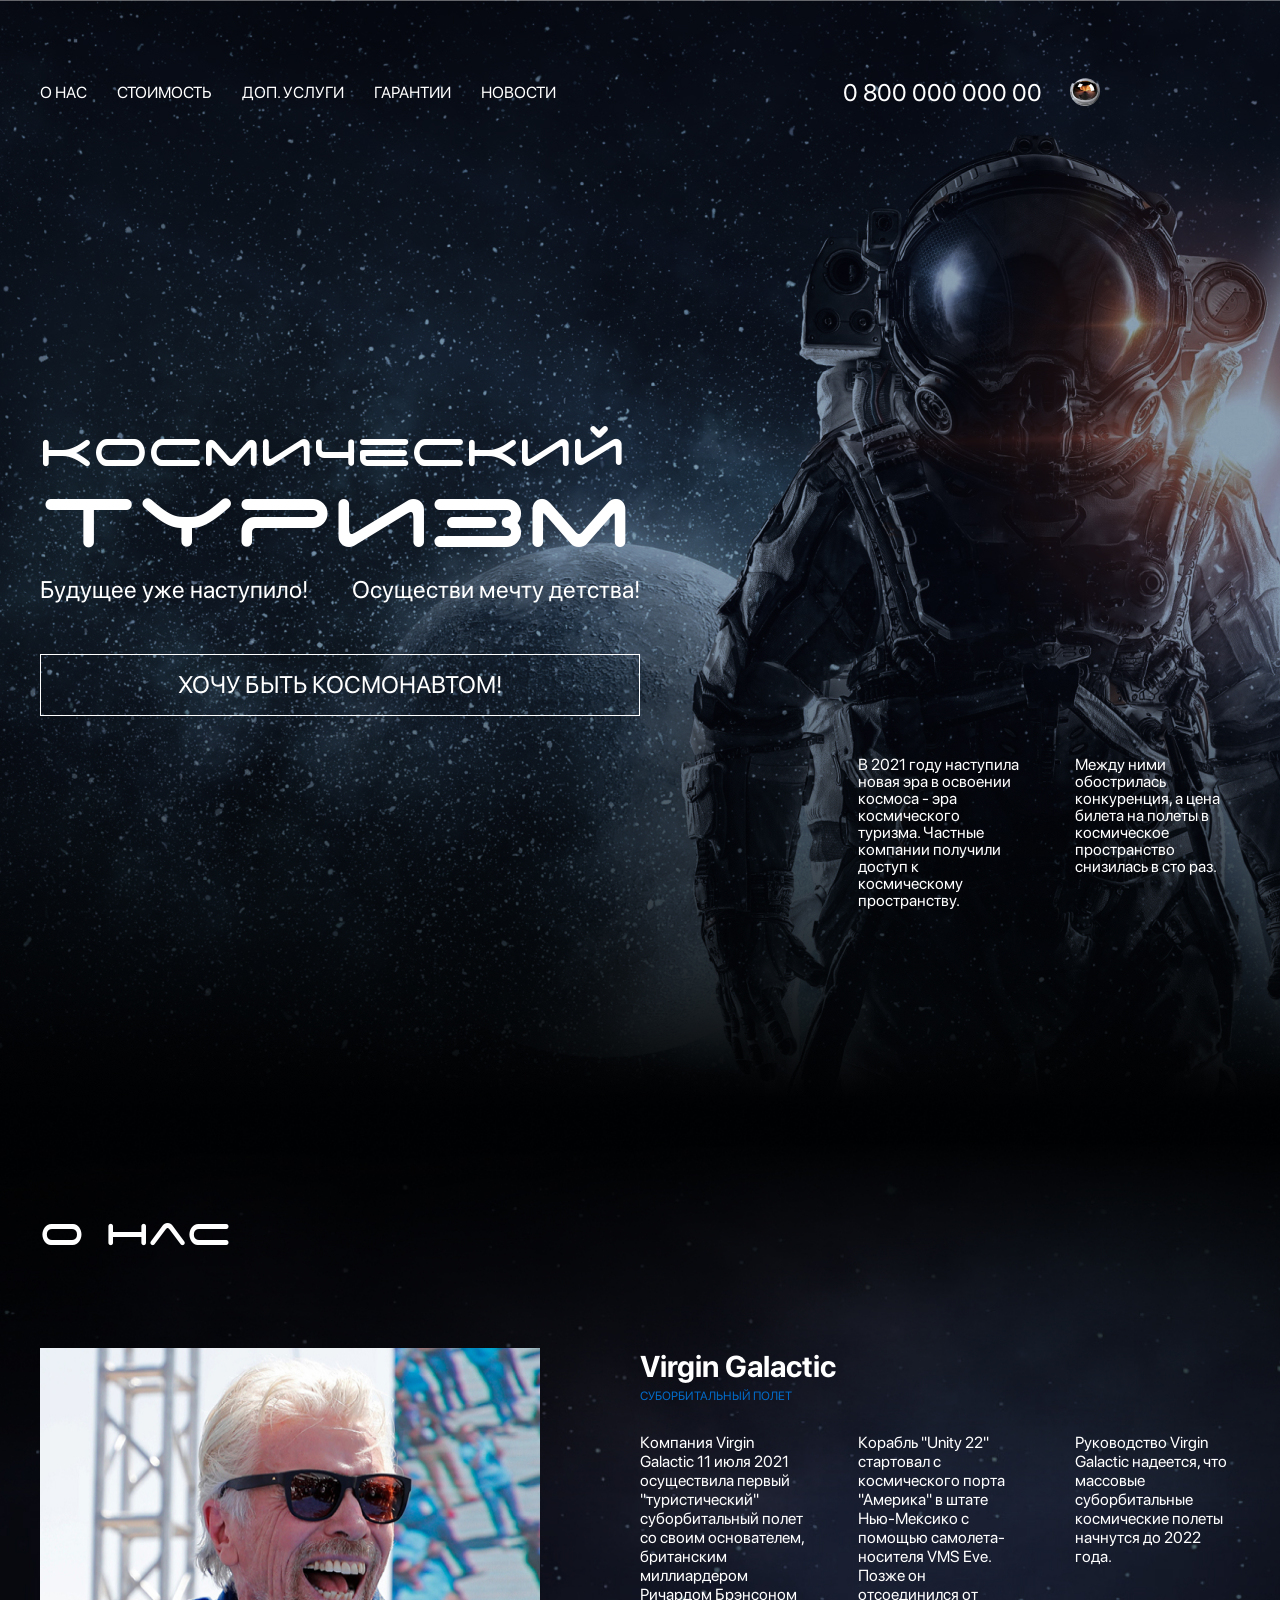
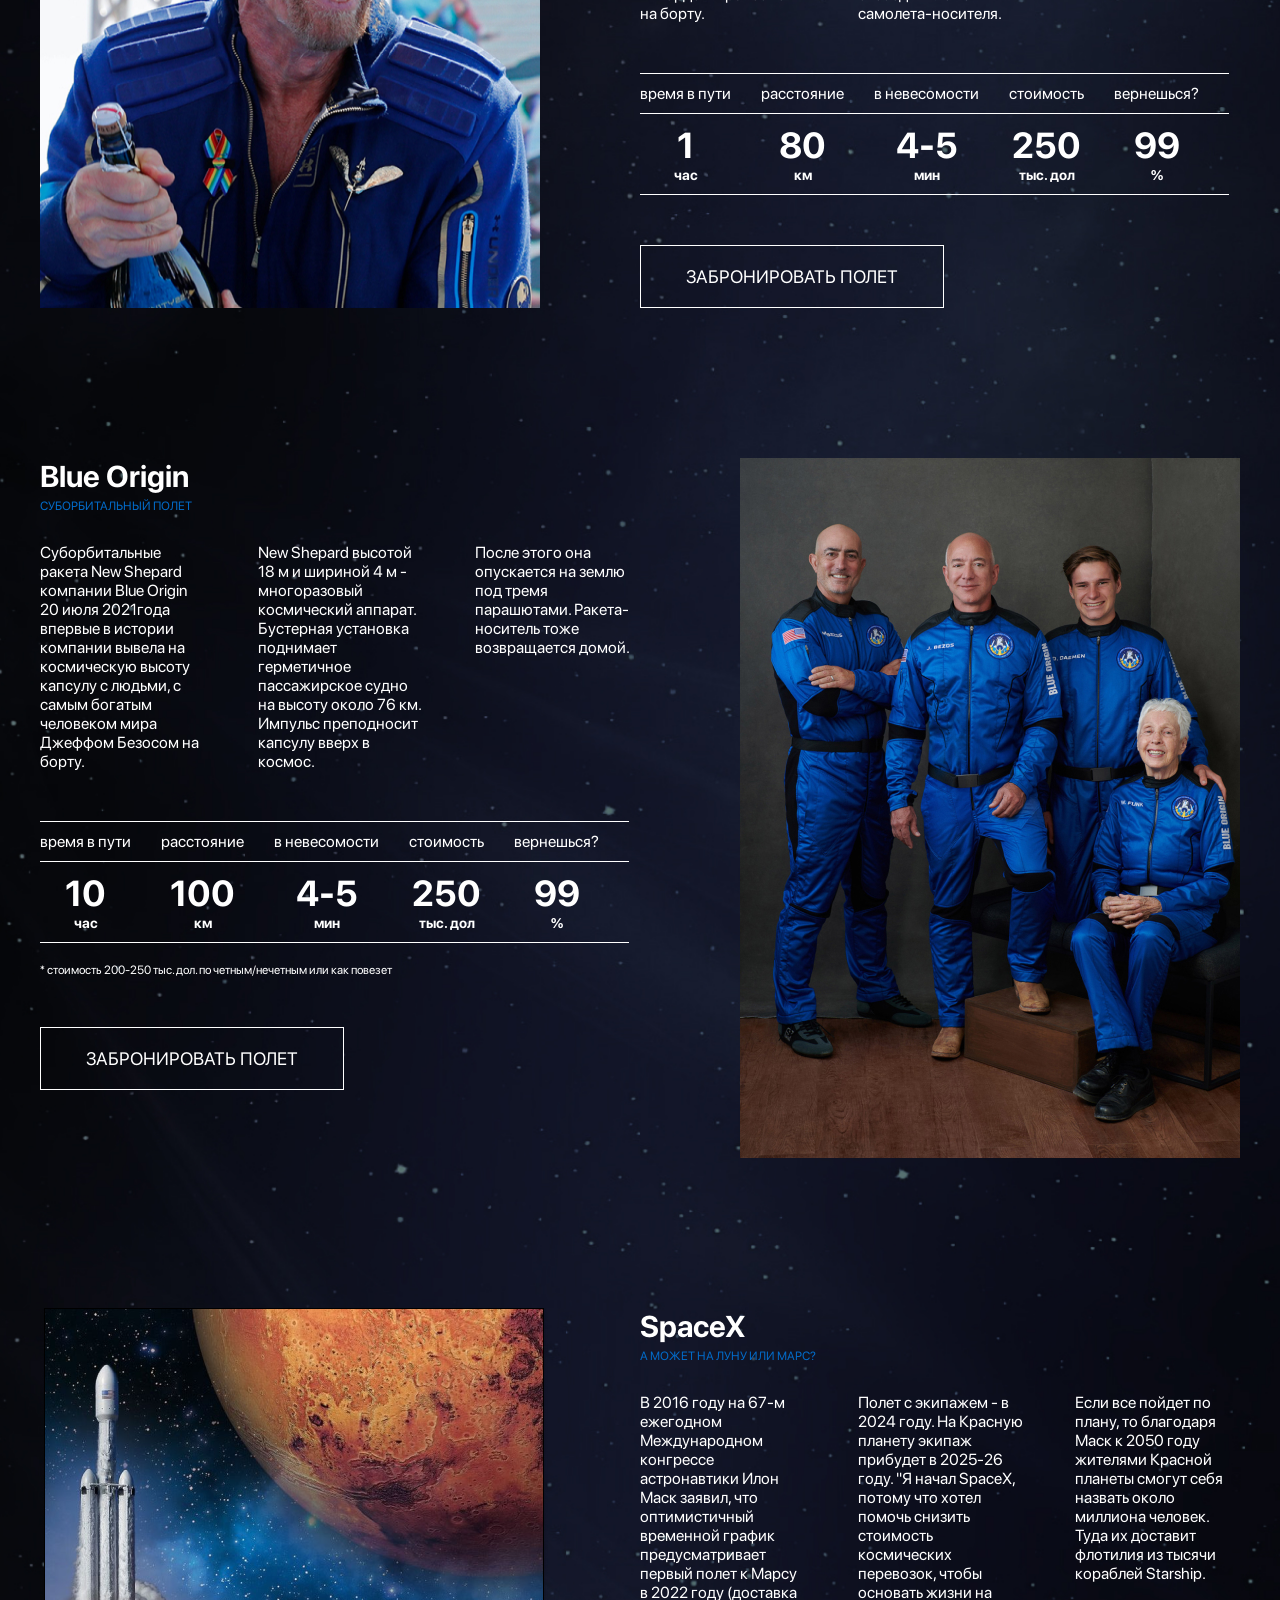
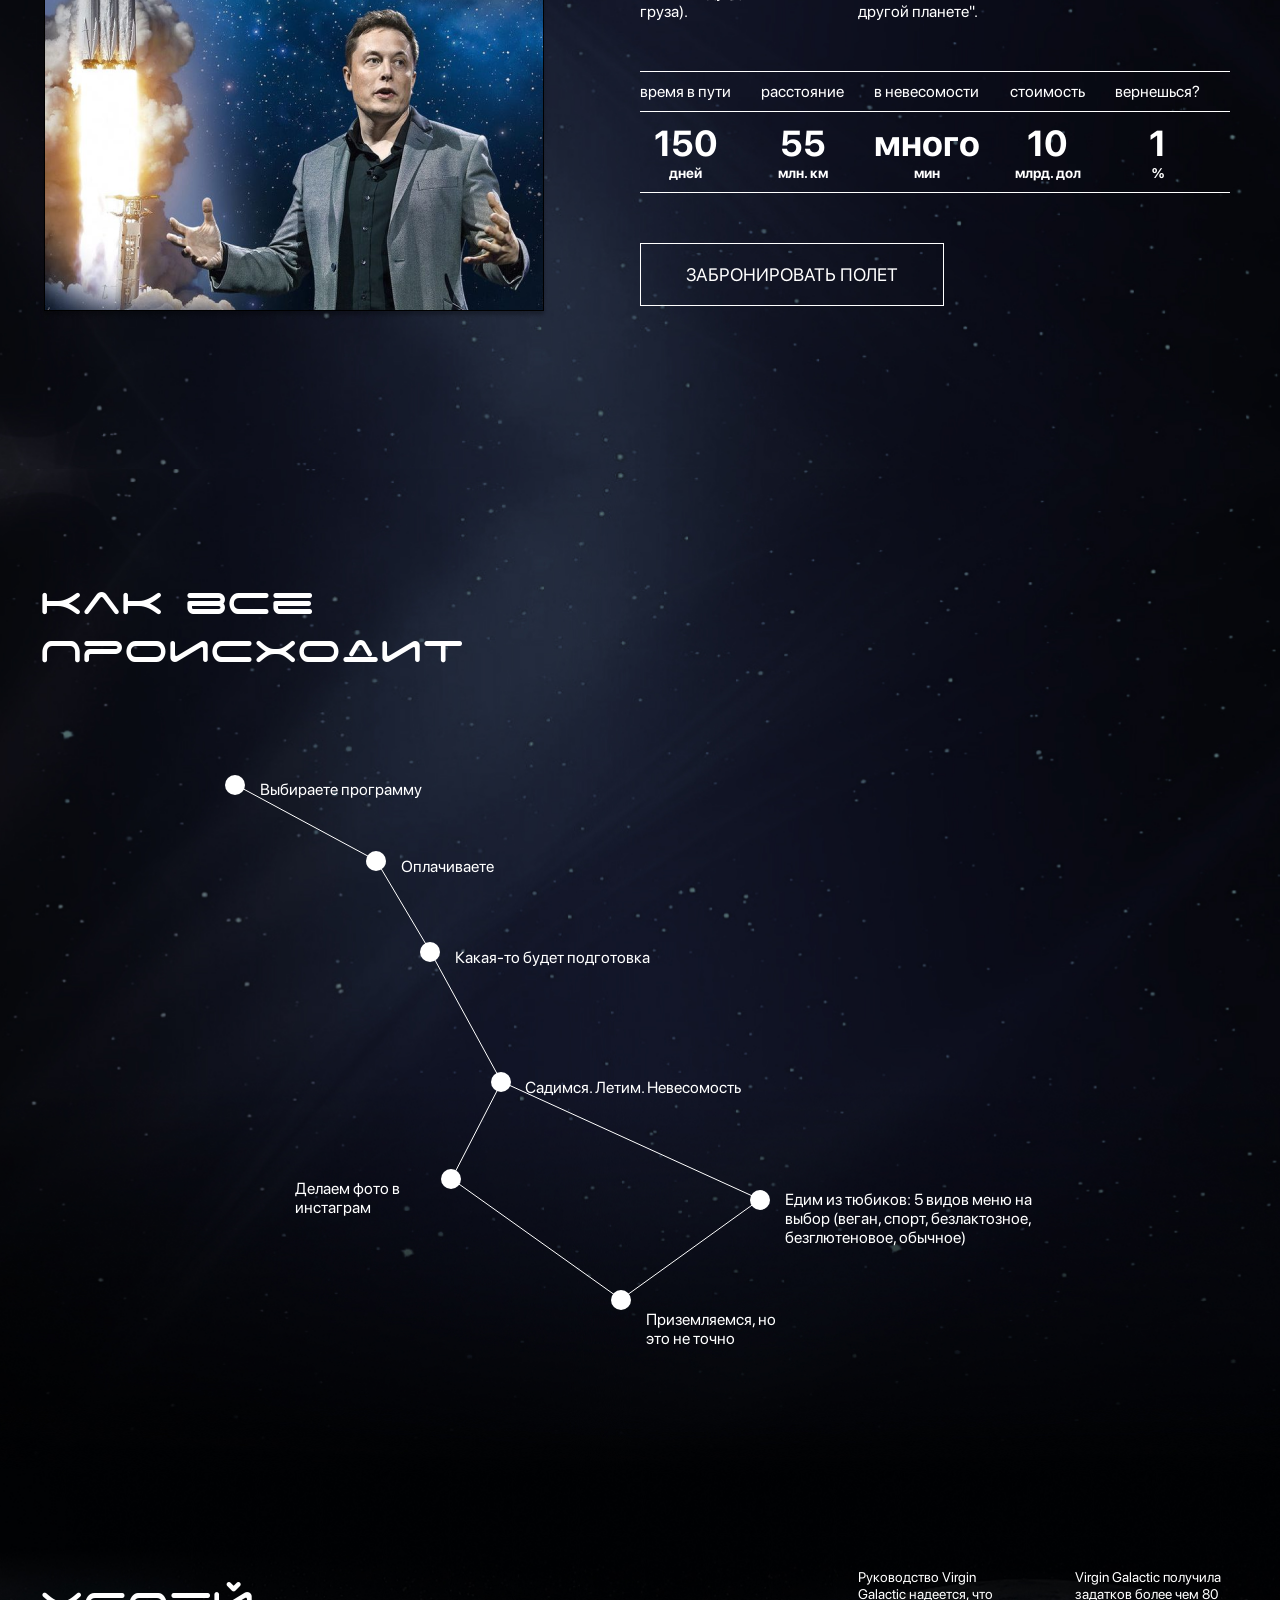
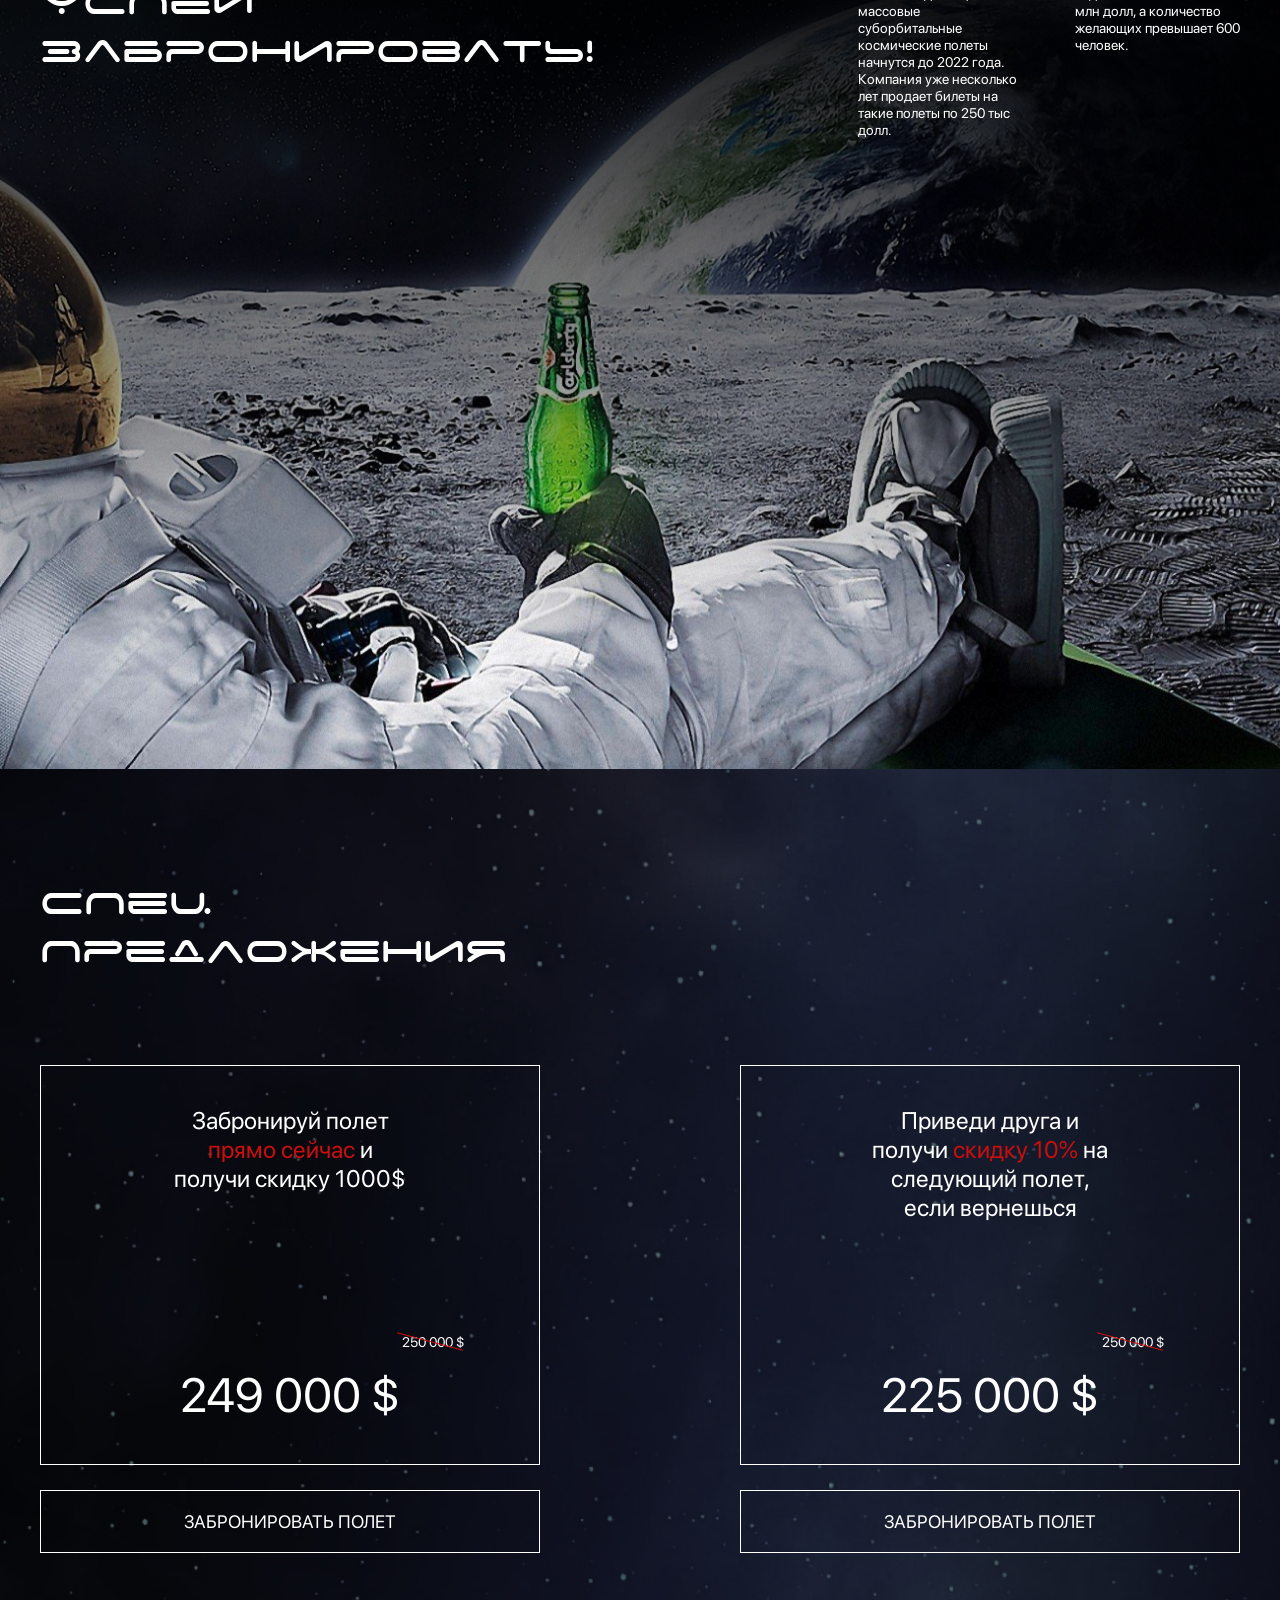
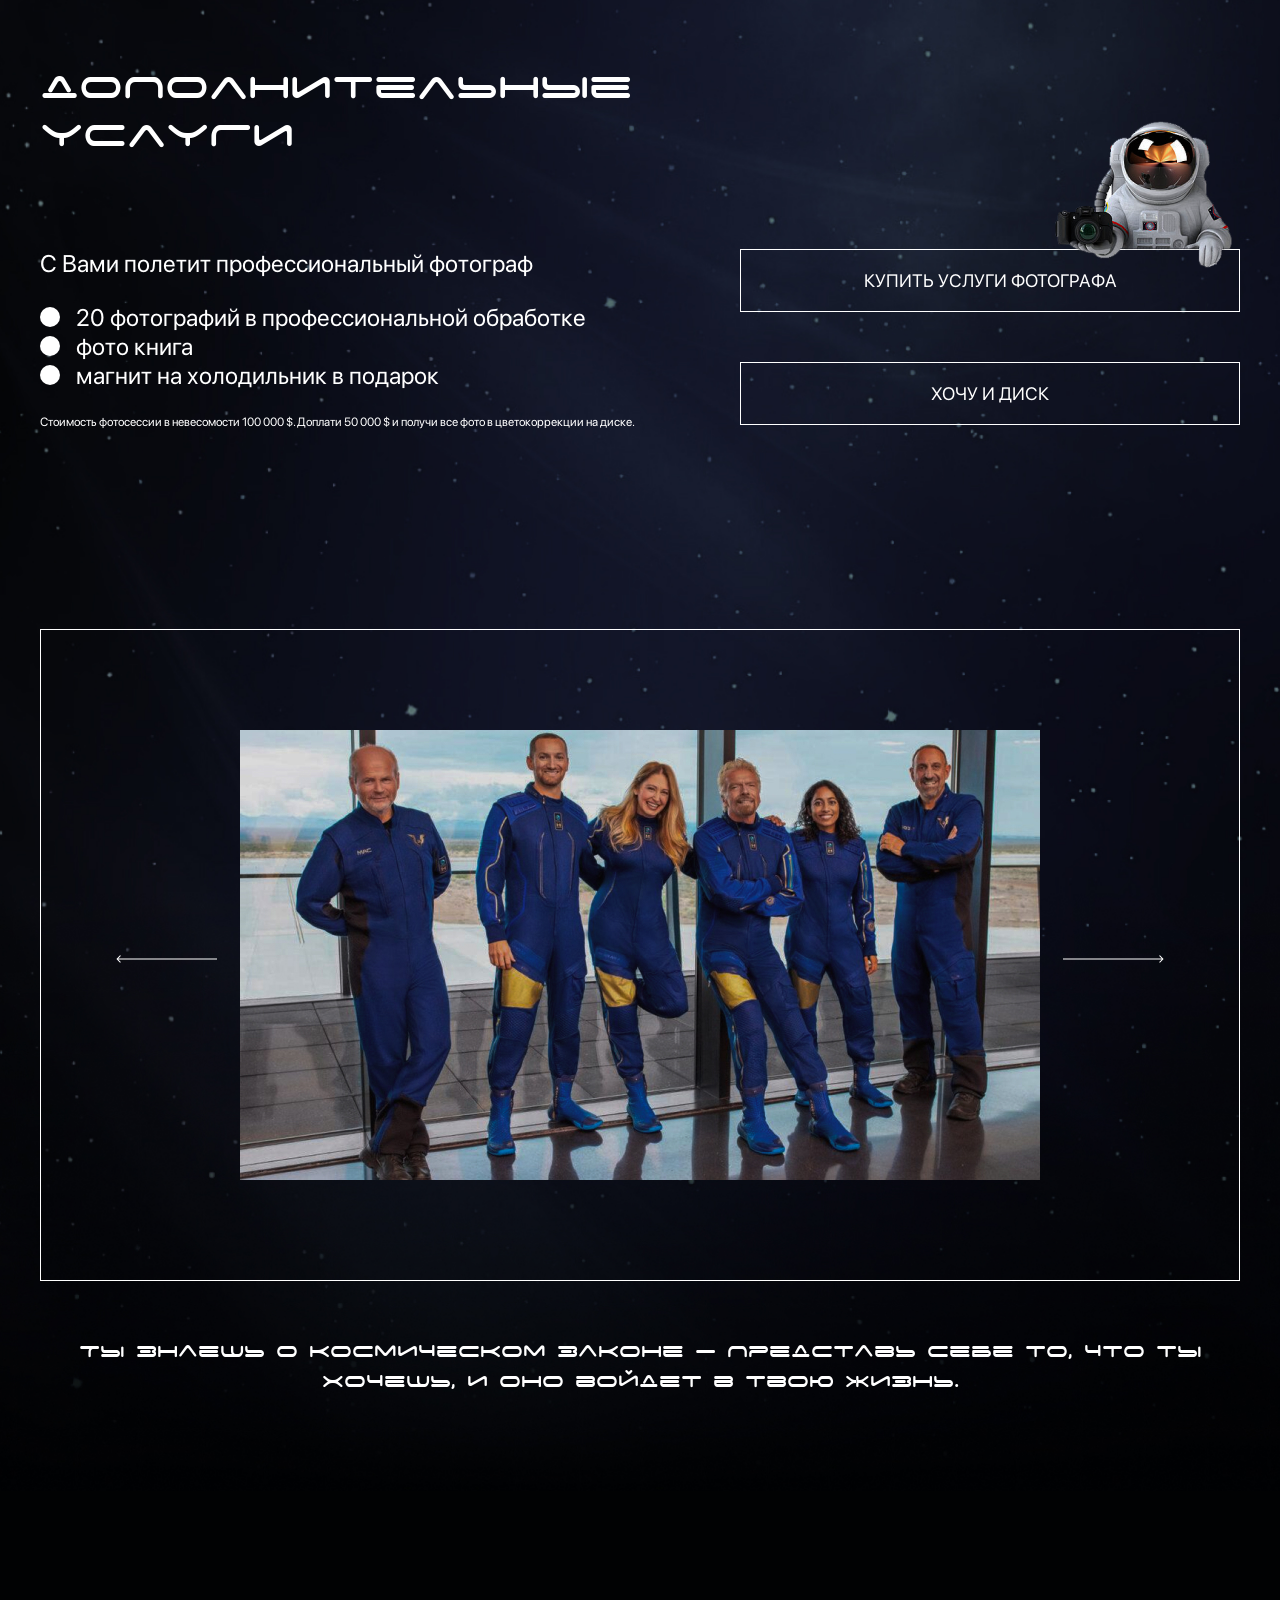
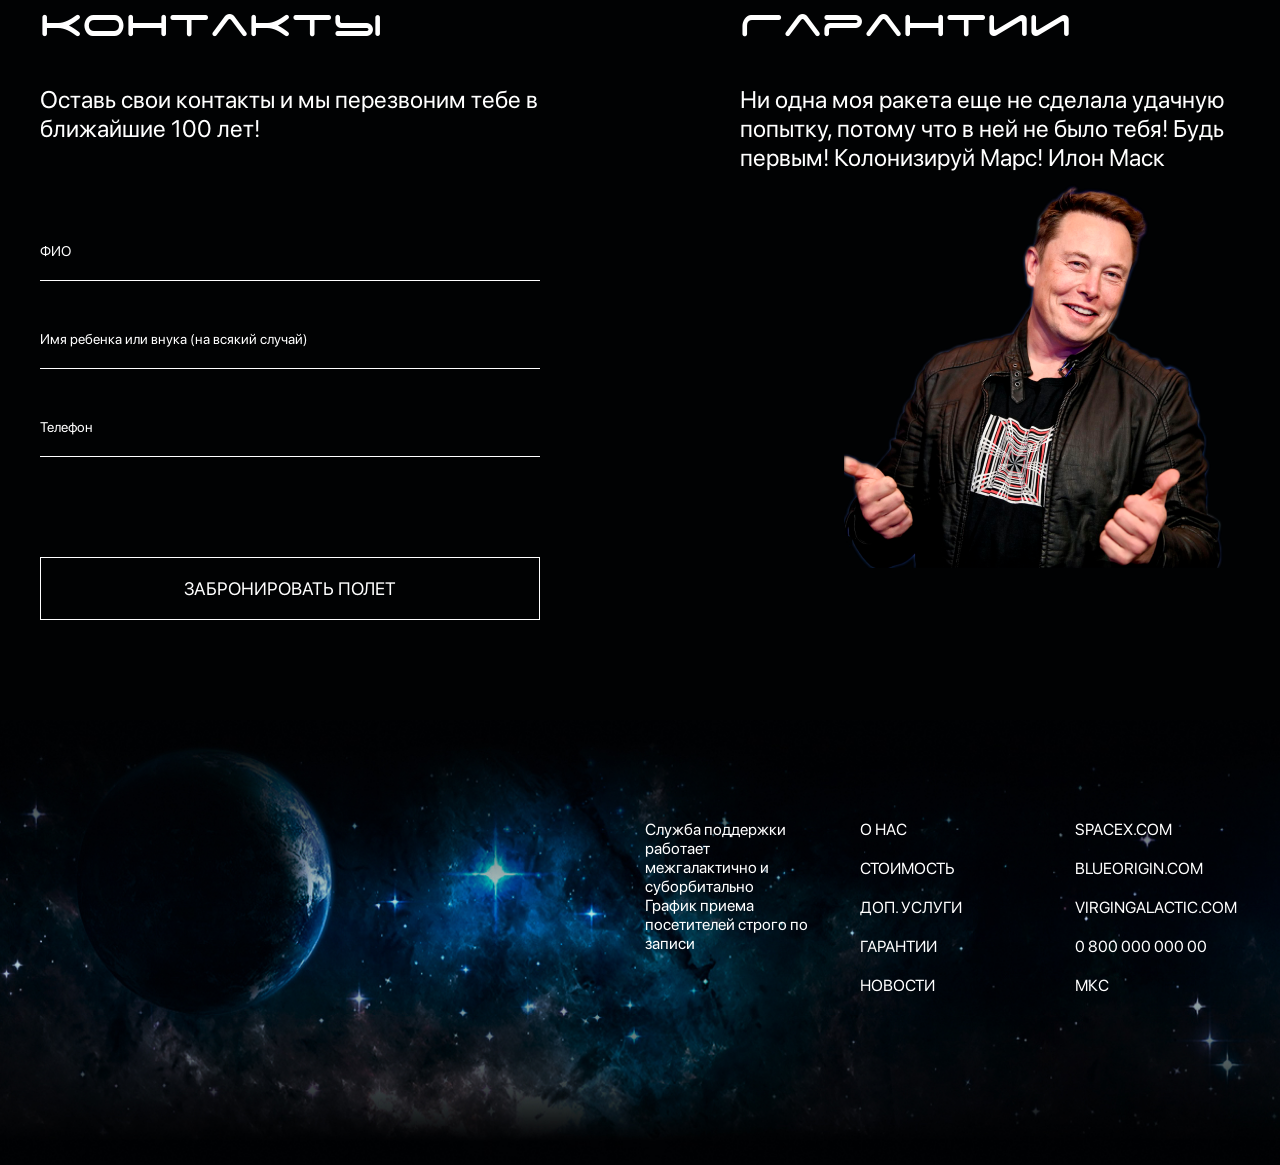
<file: index.html>
<!DOCTYPE html>
<html lang="en">

<head>
  <meta charset="UTF-8">
  <meta name="viewport" content="width=device-width, initial-scale=1.0">
  <meta http-equiv="X-UA-Compatible" content="ie=edge">
  <title>Document</title>
  <link rel="stylesheet" href="css/reset.css">
  <link rel="stylesheet" href="css/slick.css">
  <link rel="stylesheet" href="css/jquery.fancybox.css">
  <link rel="stylesheet" href="css/style.css">
</head>

<body>

  <header class="header">
    <div class="container">
      <div class="header__inner">
        <div class="header__top">
          <nav class="menu">
            <ul class="menu__list">
              <li class="menu__item"><a class="menu__link" href="#">О НАС </a></li>
              <li class="menu__item"><a class="menu__link" href="#">СТОИМОСТЬ</a></li>
              <li class="menu__item"><a class="menu__link" href="#">ДОП. УСЛУГИ</a></li>
              <li class="menu__item"><a class="menu__link" href="#">ГАРАНТИИ</a></li>
              <li class="menu__item"><a class="menu__link" href="#">НОВОСТИ</a></li>
            </ul>
          </nav>
          <a class="phone" href="tel:080000000000">0 800 000 000 00</a>
          <button class="login">
            <img class="login__img" src="images/login.png" alt="login img">
          </button>
        </div>
        <div class="header__content">
          <h1 class="header__title">
            космический
            <span>туризм</span>
          </h1>
          <div class="header__text">
            <p>Будущее уже наступило!</p>
            <p>Осуществи мечту детства!</p>
          </div>
          <button class="header__btn">
            Хочу быть космонавтом!
          </button>
        </div>
        <div class="header__description">
          <p class="header__description-text">В 2021 году наступила новая эра в освоении космоса - эра космического
            туризма. Частные компании получили доступ к космическому пространству. </p>
          <p class="header__description-text">Между ними обострилась конкуренция, а цена билета на полеты в космическое
            пространство снизилась в сто раз.</p>
        </div>
      </div>
    </div>
  </header>
  <main class="main">
    <section class="about">
      <div class="container">
        <h2 class="title">
          О нас
        </h2>
        <div class="about__item">
          <img class="about__img" src="images/branson.jpg" alt="branson">
          <div class="about__content">
            <h3 class="about__content-title">
              Virgin Galactic
            </h3>
            <h5 class="about__content-subtitle">
              суборбитальный полет
            </h5>
            <div class="about__content-text">
              <p>
                Компания Virgin Galactic 11 июля 2021 осуществила первый "туристический" суборбитальный полет со своим
                основателем, британским миллиардером Ричардом Брэнсоном на борту.
              </p>
              <p>
                Корабль "Unity 22" стартовал с космического порта "Америка" в штате Нью-Мексико с помощью
                самолета-носителя VMS Eve. Позже он отсоединился от самолета-носителя.
              </p>
              <p>
                Руководство Virgin Galactic надеется, что массовые суборбитальные космические полеты начнутся до 2022
                года.
              </p>
            </div>
            <table class="about__table">
              <tr class="about__table-tr">
                <td class="about__table-td">время в пути</td>
                <td class="about__table-td">расстояние</td>
                <td class="about__table-td">в невесомости</td>
                <td class="about__table-td">стоимость</td>
                <td class="about__table-td">вернешься?</td>
              </tr>
              <tr class="about__table-tr">
                <td class="about__table-td">
                  1
                  <span>час</span>
                </td>
                <td class="about__table-td">
                  80
                  <span>км</span>
                </td>
                <td class="about__table-td">
                  4-5
                  <span>мин</span>
                </td>
                <td class="about__table-td">
                  250
                  <span>тыс. дол</span>
                </td>
                <td class="about__table-td">
                  99
                  <span>%</span>
                </td>
              </tr>
            </table>
            <button class="button">
              ЗАБРОНИРОВАТЬ ПОЛЕТ
            </button>
          </div>
        </div>
        <div class="about__item">
          <img class="about__img" src="images/bezos.jpg" alt="bezos">
          <div class="about__content">
            <h3 class="about__content-title">
              Blue Origin
            </h3>
            <h5 class="about__content-subtitle">
              суборбитальный полет
            </h5>
            <div class="about__content-text">
              <p>
                Суборбитальные ракета New Shepard компании Blue Origin 20 июля 2021года впервые в истории компании
                вывела на космическую высоту капсулу с людьми, с самым богатым человеком мира Джеффом Безосом на борту.
              </p>
              <p>
                New Shepard высотой 18 м и шириной 4 м - многоразовый космический аппарат. Бустерная установка поднимает
                герметичное пассажирское судно на высоту около 76 км. Импульс преподносит капсулу вверх в космос.
              </p>
              <p>
                После этого она опускается на землю под тремя парашютами. Ракета-носитель тоже возвращается домой.
              </p>
            </div>
            <table class="about__table">
              <caption class="about__table-caption">* стоимость 200-250 тыс. дол. по четным/нечетным или как повезет
              </caption>
              <tr class="about__table-tr">
                <td class="about__table-td">время в пути</td>
                <td class="about__table-td">расстояние</td>
                <td class="about__table-td">в невесомости</td>
                <td class="about__table-td">стоимость</td>
                <td class="about__table-td">вернешься?</td>
              </tr>
              <tr class="about__table-tr">
                <td class="about__table-td">
                  10
                  <span>час</span>
                </td>
                <td class="about__table-td">
                  100
                  <span>км</span>
                </td>
                <td class="about__table-td">
                  4-5
                  <span>мин</span>
                </td>
                <td class="about__table-td">
                  250
                  <span>тыс. дол</span>
                </td>
                <td class="about__table-td">
                  99
                  <span>%</span>
                </td>
              </tr>
            </table>
            <button class="button">
              ЗАБРОНИРОВАТЬ ПОЛЕТ
            </button>
          </div>
        </div>
        <div class="about__item">
          <img class="about__img" src="images/mask.png" alt="mask">
          <div class="about__content">
            <h3 class="about__content-title">
              SpaceX
            </h3>
            <h5 class="about__content-subtitle">
              А может на Луну или Марс?
            </h5>
            <div class="about__content-text">
              <p>
                В 2016 году на 67-м ежегодном Международном конгрессе астронавтики Илон Маск заявил, что оптимистичный
                временной график предусматривает первый полет к Марсу в 2022 году (доставка груза).
              </p>
              <p>
                Полет с экипажем - в 2024 году.
                На Красную планету экипаж прибудет в 2025-26 году.
                "Я начал SpaceX, потому что хотел помочь снизить стоимость космических перевозок, чтобы основать жизни
                на другой планете".
              </p>
              <p>
                Если все пойдет по плану, то благодаря Маск к 2050 году жителями Красной планеты смогут себя назвать
                около миллиона человек. Туда их доставит флотилия из тысячи кораблей Starship.
              </p>
            </div>
            <table class="about__table">
              <tr class="about__table-tr">
                <td class="about__table-td">время в пути</td>
                <td class="about__table-td">расстояние</td>
                <td class="about__table-td">в невесомости</td>
                <td class="about__table-td">стоимость</td>
                <td class="about__table-td">вернешься?</td>
              </tr>
              <tr class="about__table-tr">
                <td class="about__table-td">
                  150
                  <span>дней</span>
                </td>
                <td class="about__table-td">
                  55
                  <span>млн. км</span>
                </td>
                <td class="about__table-td">
                  много
                  <span>мин</span>
                </td>
                <td class="about__table-td">
                  10
                  <span>млрд. дол</span>
                </td>
                <td class="about__table-td">
                  1
                  <span>%</span>
                </td>
              </tr>
            </table>
            <button class="button">
              ЗАБРОНИРОВАТЬ ПОЛЕТ
            </button>
          </div>
        </div>
      </div>
    </section>
    <section class="how-to">
      <div class="container">
        <h2 class="title">
          Как все <br> происходит
        </h2>
        <div class="how-to__box">
          <svg width="850" height="600" viewBox="0 0 850 600" fill="none" xmlns="http://www.w3.org/2000/svg">
            <line x1="20.2474" y1="19.56552" x2="161.247" y2="95.5655" stroke="white" />
            <line x1="161.43" y1="95.7448" x2="215.43" y2="186.745" stroke="white" />
            <line x1="215.439" y1="186.76" x2="286.439" y2="316.76" stroke="white" />
            <line x1="286.444" y1="317.229" x2="236.444" y2="414.229" stroke="white" />
            <line x1="286.207" y1="316.545" x2="545.207" y2="434.545" stroke="white" />
            <line x1="236.29" y1="413.593" x2="406.29" y2="534.593" stroke="white" />
            <line x1="405.708" y1="534.594" x2="544.708" y2="434.594" stroke="white" />
            <g>
              <circle cx="20" cy="20" r="10" fill="white" />
              <text x="45" y="30" fill="white">Выбираете программу</text>
            </g>
            <g>
              <circle cx="161" cy="96" r="10" fill="white" />
              <text x="186" y="107" fill="white">Оплачиваете</text>
            </g>
            <g>
              <circle cx="215" cy="187" r="10" fill="white" />
              <text x="240" y="198" fill="white">Какая-то будет подготовка</text>
            </g>
            <g>
              <circle cx="286" cy="317" r="10" fill="white" />
              <text x="310" y="328" fill="white">Садимся. Летим. Невесомость</text>
            </g>
            <g>
              <circle cx="236" cy="414" r="10" fill="white" />
              <foreignObject x="80" y="414" width="120" height="80">
                <p>
                  Делаем фото в инстаграм
                </p>
              </foreignObject>
            </g>
            <g>
              <circle cx="406" cy="535" r="10" fill="white" />
              <foreignObject x="431" y="545" width="154" height="70">
                <p>
                  Приземляемся, но это не точно
                </p>
              </foreignObject>
            </g>
            <g>
              <circle cx="545" cy="435" r="10" fill="white" />
              <foreignObject x="570" y="425" width="273" height="100">
                <p>
                  Едим из тюбиков: 5 видов меню на выбор (веган, спорт, безлактозное, безглютеновое, обычное)
                </p>
              </foreignObject>
            </g>
          </svg>
        </div>
      </div>
    </section>
    <section class="to-book">
      <div class="container">
        <div class="to-book__inner">
          <h2 class="title">
            Успей <br> забронировать!
          </h2>
          <p class="to-book__text">
            Руководство Virgin Galactic надеется, что массовые суборбитальные космические полеты начнутся до 2022 года.
            Компания уже несколько лет продает билеты на такие полеты по 250 тыс долл.
          </p>
          <p class="to-book__text">
            Virgin Galactic получила задатков более чем 80 млн долл, а количество желающих превышает 600 человек.
          </p>
        </div>
      </div>
    </section>
    <section class="info">
      <div class="special-offer">
        <div class="container">
          <h2 class="title">
            Спец <br>
            предложения
          </h2>
          <div class="special-offer__inner">
            <div class="special-offer__item">
              <div class="special-offer__item-box">
                <p class="special-offer__item-text">
                  Забронируй полет
                  <span>прямо сейчас</span>
                  и получи скидку
                  1000$
                </p>
                <div class="special-offer__price">
                  <p class="special-offer__old-price">250 000 $</p>
                  <p class="special-offer__new-price">249 000 $</p>
                </div>
              </div>
              <button class="button special-offer__btn">ЗАБРОНИРОВАТЬ ПОЛЕТ</button>
            </div>
            <div class="special-offer__item">
              <div class="special-offer__item-box">
                <p class="special-offer__item-text">
                  Приведи друга и получи <span>скидку 10%</span>
                  на следующий полет, если вернешься
                </p>
                <div class="special-offer__price">
                  <p class="special-offer__old-price">250 000 $</p>
                  <p class="special-offer__new-price">225 000 $</p>
                </div>
              </div>
              <button class="button special-offer__btn">ЗАБРОНИРОВАТЬ ПОЛЕТ</button>
            </div>
          </div>
        </div>
      </div>
      <div class="services">
        <div class="container">
          <h2 class="title">
            Дополнительные <br> услуги
          </h2>
          <div class="services__inner">
            <div class="services__box-list">
              <p class="services__list-title">
                С Вами полетит профессиональный фотограф
              </p>
              <ul class="services__list">
                <li class="services__list-item">
                  20 фотографий в профессиональной обработке
                </li>
                <li class="services__list-item">
                  фото книга
                </li>
                <li class="services__list-item">
                  магнит на холодильник в подарок
                </li>
              </ul>
              <p class="services__description">
                Стоимость фотосессии в невесомости 100 000 $. Доплати 50 000 $ и получи все фото в цветокоррекции на
                диске.
              </p>
            </div>
            <div class="services__buttons">
              <button class="button services__btn services__btn--first">КУПИТЬ УСЛУГИ ФОТОГРАФА</button>
              <button class="button services__btn">ХОЧУ И ДИСК</button>
            </div>
          </div>
        </div>
      </div>
      <div class="slider">
        <div class="container">
          <div class="slider__inner">
            <div class="slider__box">
              <div class="slider__box-item">
                <img class="slider__box-img" src="images/slider.jpg" alt="">
              </div>
              <div class="slider__box-item">
                <img class="slider__box-img" src="images/slider.jpg" alt="">
              </div>
              <div class="slider__box-item">
                <img class="slider__box-img" src="images/slider.jpg" alt="">
              </div>
            </div>
          </div>
          <p class="slider__description">
            Ты знаешь о Космическом законе – представь себе то, что ты хочешь, и оно войдет в твою жизнь.
          </p>
        </div>
      </div>
    </section>
    <section class="contacts">
      <div class="container">
        <div class="contacts__inner">
          <div class="contacts__box">
            <h2 class="title contacts__title">
              Контакты
            </h2>
            <p class="contacts__box-text">
              Оставь свои контакты и мы перезвоним тебе в ближайшие 100 лет!
            </p>
            <form class="contacts__form">
              <input class="contacts__form-input" placeholder="ФИО" type="text">
              <input class="contacts__form-input" placeholder="Имя ребенка или внука (на всякий случай)" type="text">
              <input class="contacts__form-input" placeholder="Телефон" type="tel">
              <button class="button contacts__btn" type="submit">
                ЗАБРОНИРОВАТЬ ПОЛЕТ
              </button>
            </form>
          </div>
          <div class="contacts__guarantees">
            <h2 class="title contacts__title">
              Гарантии
            </h2>
            <p class="contacts__guarantees-text">
              Ни одна моя ракета еще не сделала удачную попытку, потому что в ней не было тебя!
              Будь первым! Колонизируй Марс!
              Илон Маск
            </p>
            <img class="contacts__guarantees-img" src="images/mask-guarantees.png" alt="">
          </div>
        </div>
      </div>
    </section>
  </main>
  <footer class="footer">
    <div class="container">
      <div class="footer__inner">
      <div class="footer__text">
        <p>
          Служба поддержки работает межгалактично и суборбитально
        </p>
        <p>
          График приема посетителей строго по записи
        </p>
      </div>
      <ul class="footer__menu">
        <li class="footer__menu-item"><a class="footer__menu-link" href="#">О НАС </a></li>
        <li class="footer__menu-item"><a class="footer__menu-link" href="#">СТОИМОСТЬ</a></li>
        <li class="footer__menu-item"><a class="footer__menu-link" href="#">ДОП. УСЛУГИ</a></li>
        <li class="footer__menu-item"><a class="footer__menu-link" href="#">ГАРАНТИИ</a></li>
        <li class="footer__menu-item"><a class="footer__menu-link" href="#">НОВОСТИ</a></li>
      </ul>
      <ul class="footer__links">
        <li class="footer__links-item"><a class="footer__links-link" href="#">spacex.com</a></li>
        <li class="footer__links-item"><a class="footer__links-link" href="#">blueorigin.com</a></li>
        <li class="footer__links-item"><a class="footer__links-link" href="#">virgingalactic.com</a></li>
        <li class="footer__links-item"><a class="footer__links-link" href="tel:080000000000">0 800 000 000 00</a></li>
        <li class="footer__links-item"><a class="footer__links-link" href="#">МКС</a></li>
      </ul>
      </div>
    </div>
  </footer>

  <script src="https://ajax.googleapis.com/ajax/libs/jquery/3.4.1/jquery.min.js"></script>
  <script src="js/slick.min.js"></script>
  <script src="js/jquery.fancybox.min.js"></script>
  <script src="js/main.js"></script>
</body>

</html>
</file>
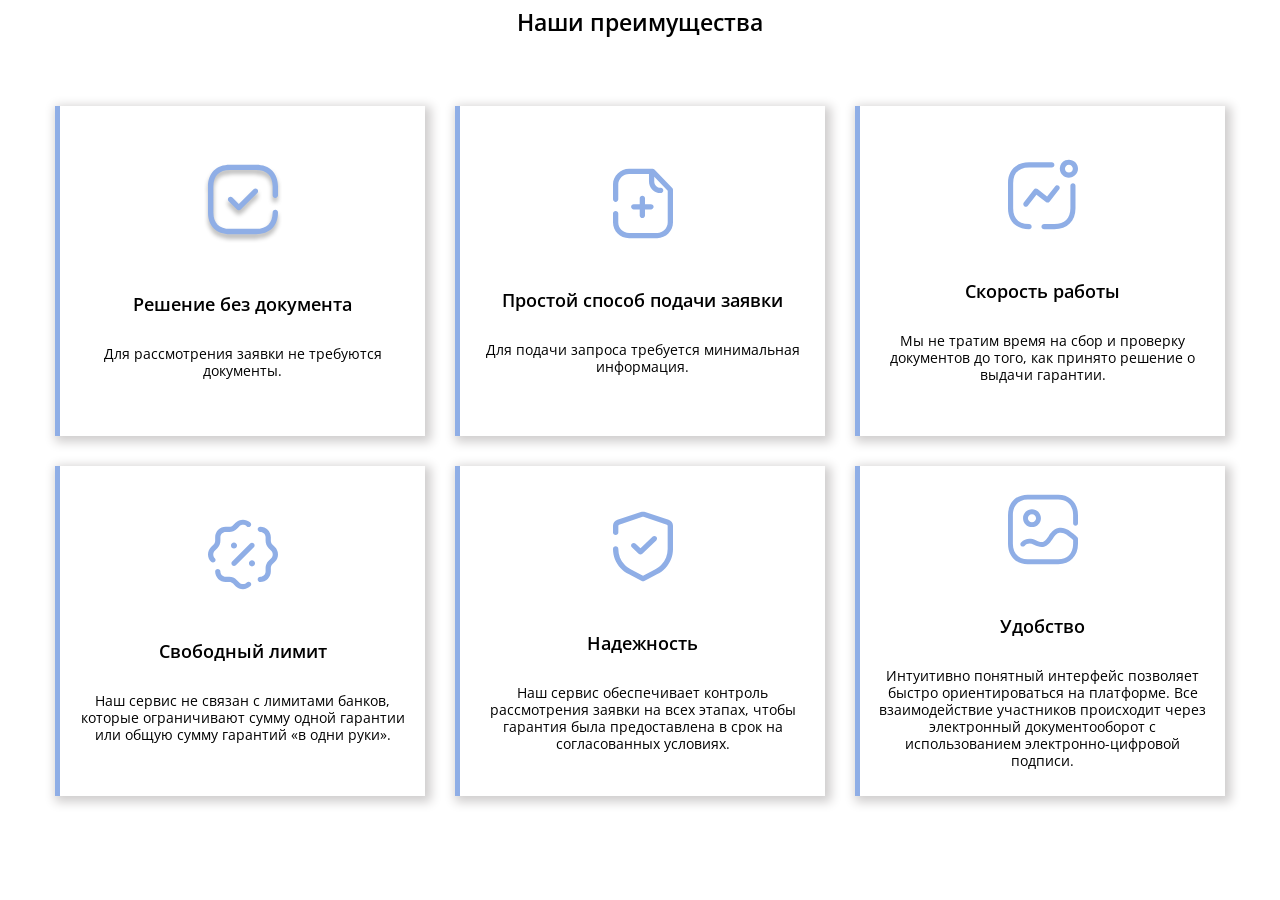
<file: Новая папка (2)/index.html>
<!DOCTYPE html>
<html lang="ru">
<head>
  <meta charset="UTF-8">
  <meta http-equiv="X-UA-Compatible" content="IE=edge">
  <meta name="viewport" content="width=device-width, initial-scale=1.0">
  <link rel="stylesheet" href="style.css">
  <link rel="preconnect" href="https://fonts.googleapis.com">
  <link rel="preconnect" href="https://fonts.gstatic.com" crossorigin>
  <link href="https://fonts.googleapis.com/css2?family=Open+Sans:wght@400;600&display=swap" rel="stylesheet">
  <title>Document</title>
</head>
<body>
  <section class="section">
   <div class="container">
     <h2 class="section__title">
       Наши преимущества
     </h2>
     <div class="section__inner">
       <div class="section__box">
         <img class="section__box-img" src="img/img1.svg" alt="logo">
         <h3 class="section__box-title">
           Решение без документа
         </h3>
         <p class="section__box-suptitle">
          Для рассмотрения заявки не требуются документы.
         </p>
       </div>
       <div class="section__box">
        <img class="section__box-img" src="img/img2.svg" alt="">
        <h3 class="section__box-title">
          Простой способ подачи заявки
        </h3>
        <p class="section__box-suptitle">
          Для подачи запроса требуется минимальная информация.
        </p>
      </div>
      <div class="section__box">
        <img class="section__box-img" src="img/img3.svg" alt="">
        <h3 class="section__box-title">
          Скорость работы
        </h3>
        <p class="section__box-suptitle">
          Мы не тратим время на сбор и проверку документов до того, как принято решение о выдачи гарантии.
        </p>
      </div>
      <div class="section__box">
        <img class="section__box-img" src="img/img4.svg" alt="">
        <h3 class="section__box-title">
          Свободный лимит
        </h3>
        <p class="section__box-suptitle">
          Наш сервис не связан с лимитами банков, которые ограничивают сумму одной гарантии или общую сумму гарантий «в одни руки». 
        </p>
      </div>
      <div class="section__box">
        <img class="section__box-img" src="img/img5.svg" alt="">
        <h3 class="section__box-title">
          Надежность
        </h3>
        <p class="section__box-suptitle">
          Наш сервис обеспечивает контроль рассмотрения заявки на всех этапах, чтобы гарантия была предоставлена в срок на согласованных условиях. 
        </p>
      </div>
      <div class="section__box">
        <img class="section__box-img" src="img/img6.svg" alt="">
        <h3 class="section__box-title">
          Удобство
        </h3>
        <p class="section__box-suptitle">
          Интуитивно понятный интерфейс позволяет быстро ориентироваться на платформе. Все взаимодействие участников происходит через электронный документооборот с использованием электронно-цифровой подписи. 
        </p>
      </div>
     </div>
   </div>
  </section>
</body>
</html>
</file>
<file: css/style.css>
*,
*::before,
*::after {
  box-sizing: border-box;
}

@font-face {
  font-family: 'sf-pro-display';
  src: url('../fonts/SF-Pro-Display-Regular.woff2') format('woff2'),
    url('../fonts/SF-Pro-Display-Regular.woff') format('woff');
  font-style: normal;
  font-weight: normal;
  font-display: swap;
}

@font-face {
  font-family: 'sf-pro-display';
  src: url('../fonts/SF-Pro-Display-Bold.woff2') format('woff2'),
    url('../fonts/SF-Pro-Display-Bold.woff') format('woff');
  font-style: normal;
  font-weight: bold;
  font-display: swap;
}

@font-face {
  font-family: 'spaceagecyrillic';
  src: url('../fonts/spaceagecyrillic-regular.woff2') format('woff2'),
    url('../fonts/spaceagecyrillic-regular.woff') format('woff');
  font-style: normal;
  font-weight: normal;
  font-display: swap;
}

a {
  color: inherit;
  text-decoration: none;
}

button {
  border: none;
  background-color: transparent;
  cursor: pointer;
  color: inherit;
  font-family: 'sf-pro-display';
}

body {
  font-family: 'sf-pro-display';
  font-size: 16px;
  line-height: 19px;
  font-weight: 400;
  color: #fff;
}

.container {
  max-width: 1220px;
  margin-left: auto;
  margin-right: auto;
  padding-left: 10px;
  padding-right: 10px;
}

.title {
  font-family: 'spaceagecyrillic';
  padding: 100px 0;
  font-size: 48px;
  line-height: 48px;
  font-weight: 400;
}

.button {
  text-transform: uppercase;
  border: 1px solid #fff;
  font-size: 18px;
  line-height: 21px;
  padding: 20px 45px;
}

.header {
  background-image: url(../images/header-bg.jpg);
  background-position: center;
  background-repeat: no-repeat;
  background-size: cover;
  height: 1100px;
}

.header__inner {
  display: flex;
  flex-direction: column;
  justify-content: space-between;
  min-height: 100px;
}

.header__top {
  display: flex;
  justify-content: space-between;
  align-items: center;
  padding: 75px 0 30px;
}

.header__title{
  padding-top: 270px;
}

.menu__list {
  display: flex;
}

.menu__item {
  margin-right: 30px;
}

.menu_link {
  text-transform: uppercase;
  font-size: 18px;
  line-height: 21px;
  transition: color .5s;
}

.menu__link:hover {
  color: #CB0E0E;
}

.phone {
  font-size: 24px;
  line-height: 29px;
  margin-left: auto;
}

.login {
  margin-left: 22px;
  margin-right: 134px;
}

.header__content {
  max-width: 600px;
}

.header__title {
  font-family: 'spaceagecyrillic';
  font-size: 60px;
  line-height: 60px;
  font-weight: 400;
  margin-bottom: 20px;
}

.header__title span {
  font-size: 110px;
}

.header__text {
  font-size: 24px;
  line-height: 29px;
  display: flex;
  justify-content: space-between;
  flex-wrap: wrap;
  margin-bottom: 50px;
}

.header__btn {
  font-size: 24px;
  line-height: 29px;
  text-transform: uppercase;
  text-align: center;
  width: 100%;
  border: 1px solid #fff;
  padding: 15px 10px 16px;
}

.header__description {
  display: flex;
  justify-content: flex-end;
  margin-top: 40px;
  margin-bottom: 5%;
}

.header__description-text {
  width: 165px;
  font-style: 14px;
  line-height: 17px;
}

.header__description-text+.header__description-text {
  margin-left: 52px;
}

.about {
  background-image: url(../images/about-bg.jpg);
  background-size: cover;
  background-position: center;
  background-repeat: no-repeat;
}

.about__item {
  display: flex;
  justify-content: space-between;
  flex-wrap: wrap;
  padding-bottom: 150px;
}

.about__item:nth-child(odd) {
  flex-direction: row-reverse;
}

.about__img {
  max-width: 100%;
  background-size: cover;
}

.about__content {
  width: 600px;
}

.about__content-title {
  font-size: 30px;
  line-height: 36px;
  font-weight: 700;
  margin-bottom: 5px;
}

.about__content-subtitle {
  font-size: 12px;
  line-height: 14px;
  font-weight: 400;
  color: #036CCA;
  margin-bottom: 30px;
  text-transform: uppercase;
}

.about__content-text {
  display: flex;
  justify-content: space-between;
  margin-bottom: 50px;
}

.about__content-text p {
  width: 165px;
}

.about__table {
  margin-bottom: 50px;
}

.about__table-caption {
  caption-side: bottom;
  text-align: left;
  margin-top: 20px;
  font-size: 12px;
  line-height: 14px;
}

.about__table-tr {
  border: 1px solid #fff;
  border-left: none;
  border-right: none;
}

.about__table-tr+.about__table-tr {
  font-size: 36px;
  line-height: 43px;
  font-weight: bold;
  text-align: center;
}

.about__table-td {
  padding: 10px 30px 10px 0;
}

.about__table-td span {
  font-size: 14px;
  line-height: 17px;
  display: block;
}

.how-to {
  background-image: url(../images/howto-bg.jpg);
  background-repeat: no-repeat;
  background-position: top center;
  background-size: cover;
  padding-bottom: 100px;
}

.how-to__box {
  text-align: center;
}

.how-to__box circle,
.how-to__box text,
foreignObject {
  transition: all .5s;
  cursor: pointer;
}

.how-to__box g:hover circle {
  r: 20px;
  fill: #036CCA;
}

.how-to__box g:hover text {
  fill: #036CCA;
  font-size: 36px;
}

.how-to__box g:hover foreignObject {
  color: #036CCA;
  font-size: 22px;
}

foreignObject {
  text-align: left;
}

.to-book {
  background-image: url(../images/tobook-bg.jpg);
  background-repeat: no-repeat;
  background-position: center;
  background-size: cover;
  min-height: 100vh;
}

.to-book__inner {
  display: flex;
  justify-content: space-between;
}

.to-book__text {
  width: 165px;
  font-size: 14px;
  line-height: 17px;
  margin-top: 100px;
  margin-left: auto;
  margin-right: 52px;
}

.to-book__text+.to-book__text {
  margin-right: 0;
  margin-left: 0;
}

.info {
  background-image: url(../images/info-bg.jpg);
  background-position: top center;
  background-repeat: no-repeat;
  background-size: cover;
  padding-bottom: 100px;
}

.special-offer__inner {
  display: flex;
  justify-content: space-between;
}

.special-offer__item {
  width: 500px;
}

.special-offer__item-box {
  min-height: 400px;
  display: flex;
  flex-direction: column;
  justify-content: space-between;
  margin-bottom: 25px;
  border: 1px solid #fff;
  padding: 40px 75px;
  text-align: center;
}

.special-offer__item-text {
  font-size: 24px;
  line-height: 29px;
  width: 236px;
  margin: 0 auto;
}

.special-offer__item-text span {
  color: #CB0E0E;
}

.special-offer__old-price{
  text-align: right;
  font-size: 14px;
  line-height: 17px;
  margin-bottom: 16px;
  position: relative;
}

.special-offer__old-price::before{
  content: '';
  position: absolute;
  width: 68px;
  height: 1px;
  background-color: #CB0E0E;
  top: 7px;
  right: 0;
  transform: rotate(15deg);
}

.special-offer__new-price{
  font-size: 48px;
  line-height: 57px;
}

.special-offer__btn{
  width: 100%;
}

.services{
  padding-bottom: 200px;
}

.services__inner{
  display: flex;
  justify-content: space-between;
}

.services__box-list{
  width: 620px;
  margin-right: 80px;
  font-size: 24px;
  line-height: 29px;
}

.services__list-title{
  margin-bottom: 25px;
}

.services__list{
  list-style: none;
  margin-bottom: 25px;
}

.services__list-item{
  padding-left: 36px;
  position: relative;
}

.services__list-item::before{
  content: '';
  position: absolute;
  width: 20px;
  height: 20px;
  background-color: #fff;
  border-radius: 50%;
  left: 0;
  top: 4px;
}

.services__description{
  font-size: 12px;
  line-height: 14px;
}

.services__buttons{
  width: 500px;
}

.services__btn{
  width: 100%;
}

.services__btn--first{
  margin-bottom: 50px;
  position: relative;
}

.services__btn--first::before{
  content: '';
  position: absolute;
  right: 0;
  bottom: 41px;
  background-image: url(../images/photo.png);
  width: 192px;
  height: 150px;
}

.slider{
  text-align: center;
}

.slider__inner{
  margin-bottom: 50px;
  border: 1px solid #fff;
  padding: 100px 0;
}

.slider__description{
  font-family: 'spaceagecyrillic';
  font-size: 24px;
  line-height: 30px;
}

.slider__box-img{
  margin: 0 auto;
}

.slider__arrow{
  cursor: pointer;
  position: absolute;
  top: 50%;
  z-index: 5;
}

.slider__arrow-left{
  left: 75px;
}

.slider__arrow-right{
  right: 75px;
}

.contacts{
  background-color: #010203;
  padding-bottom: 100px;
}

.contacts__inner{
  display: flex;
  justify-content: space-between;
}

.contacts__box{
  width: 500px;
}

.contacts__title{
  padding-bottom: 46px;
}

.contacts__box-text{
  font-size: 24px;
  line-height: 29px;
  margin-bottom: 80px;
}

.contacts__form-input{
  background-color: #010203;
  border: none;
  border-bottom: 1px solid #fff;
  margin-bottom: 30px;
  color: #fff;
  font-family: 'sf-pro-display';
  font-size: 14px;
  line-height: 17px;
  padding: 20px 0;
  width: 100%;
}

.contacts__form-input::placeholder{
  color: #fff;
  font-family: 'sf-pro-display';
  font-size: 14px;
  line-height: 17px;
}

.contacts__btn{
  margin-top: 70px;
  width: 100%;
}

.contacts__guarantees{
  width: 500px;
}

.contacts__guarantees-text{
  font-size: 24px;
  line-height: 29px;
}

.contacts__guarantees-img{
  display: flex;
  justify-content: flex-end;
  margin-left: auto;
}

.footer{
  background-image: url(../images/footer-bg.jpg);
  background-size: cover;
  background-repeat: no-repeat;
  background-position: top center;
  padding: 100px 0 150px;
}

.footer__inner{
  display: flex;
  justify-content: flex-end;
}

.footer__text{
  width: 165px;
  margin-right: 50px;
}

..footer__text p + p{
  margin-top: 50px;
}

.footer__menu{
  list-style: none;
  width: 120px;
  margin-right: 95px;
}

.footer__links{
  list-style: none;
  width: 165px;
}

.footer__menu-item,
.footer__links-item{
  margin-bottom: 20px;
}

.footer__menu-link,
.footer__links-link{
  text-transform: uppercase;
  transition: color .5s;
}

.footer__menu-link:hover,
.footer__links-link:hover{
  color: #CB0E0E;
}
</file>
<file: Новая папка (2)/style.css>
*,*::after,*::before{
  box-sizing: border-box;
}

body{
  font-family: 'Open Sans', sans-serif;
}

.container{
  max-width: 1200px;
  padding: 0px 15px;
  margin: 0 auto;
}

.section__title{
  font-weight: 600;
  font-size: 23px;
  line-height: 28px;
  text-align: center;
  margin-bottom: 70px;
  margin-top: 0;
}

.section__inner{
  display: flex;
  flex-wrap: wrap;
  justify-content: center;
  column-gap: 30px;
  row-gap: 30px;
}

.section__box{
  flex-basis: 370px;
  display: flex;
  flex-direction: column;
  align-items: center;
  padding: 0 15px;
  height: 330px;
  justify-content: center;
  box-shadow: 3px 3px 10px 3px rgb(207, 205, 205);
  border-left: 5px #8FAEE6 solid;
}

.section__box-title{
  font-weight: 600;
  font-size: 18px;
  line-height: 22px;
  margin: 0;
  margin-bottom: 30px;
}

.section__box-suptitle{
  font-size: 14px;
  line-height: 17px;
  text-align: center;
  font-weight: 400;
  margin: 0;
}

.section__box-img{
  margin-bottom: 50px;
}
</file>
